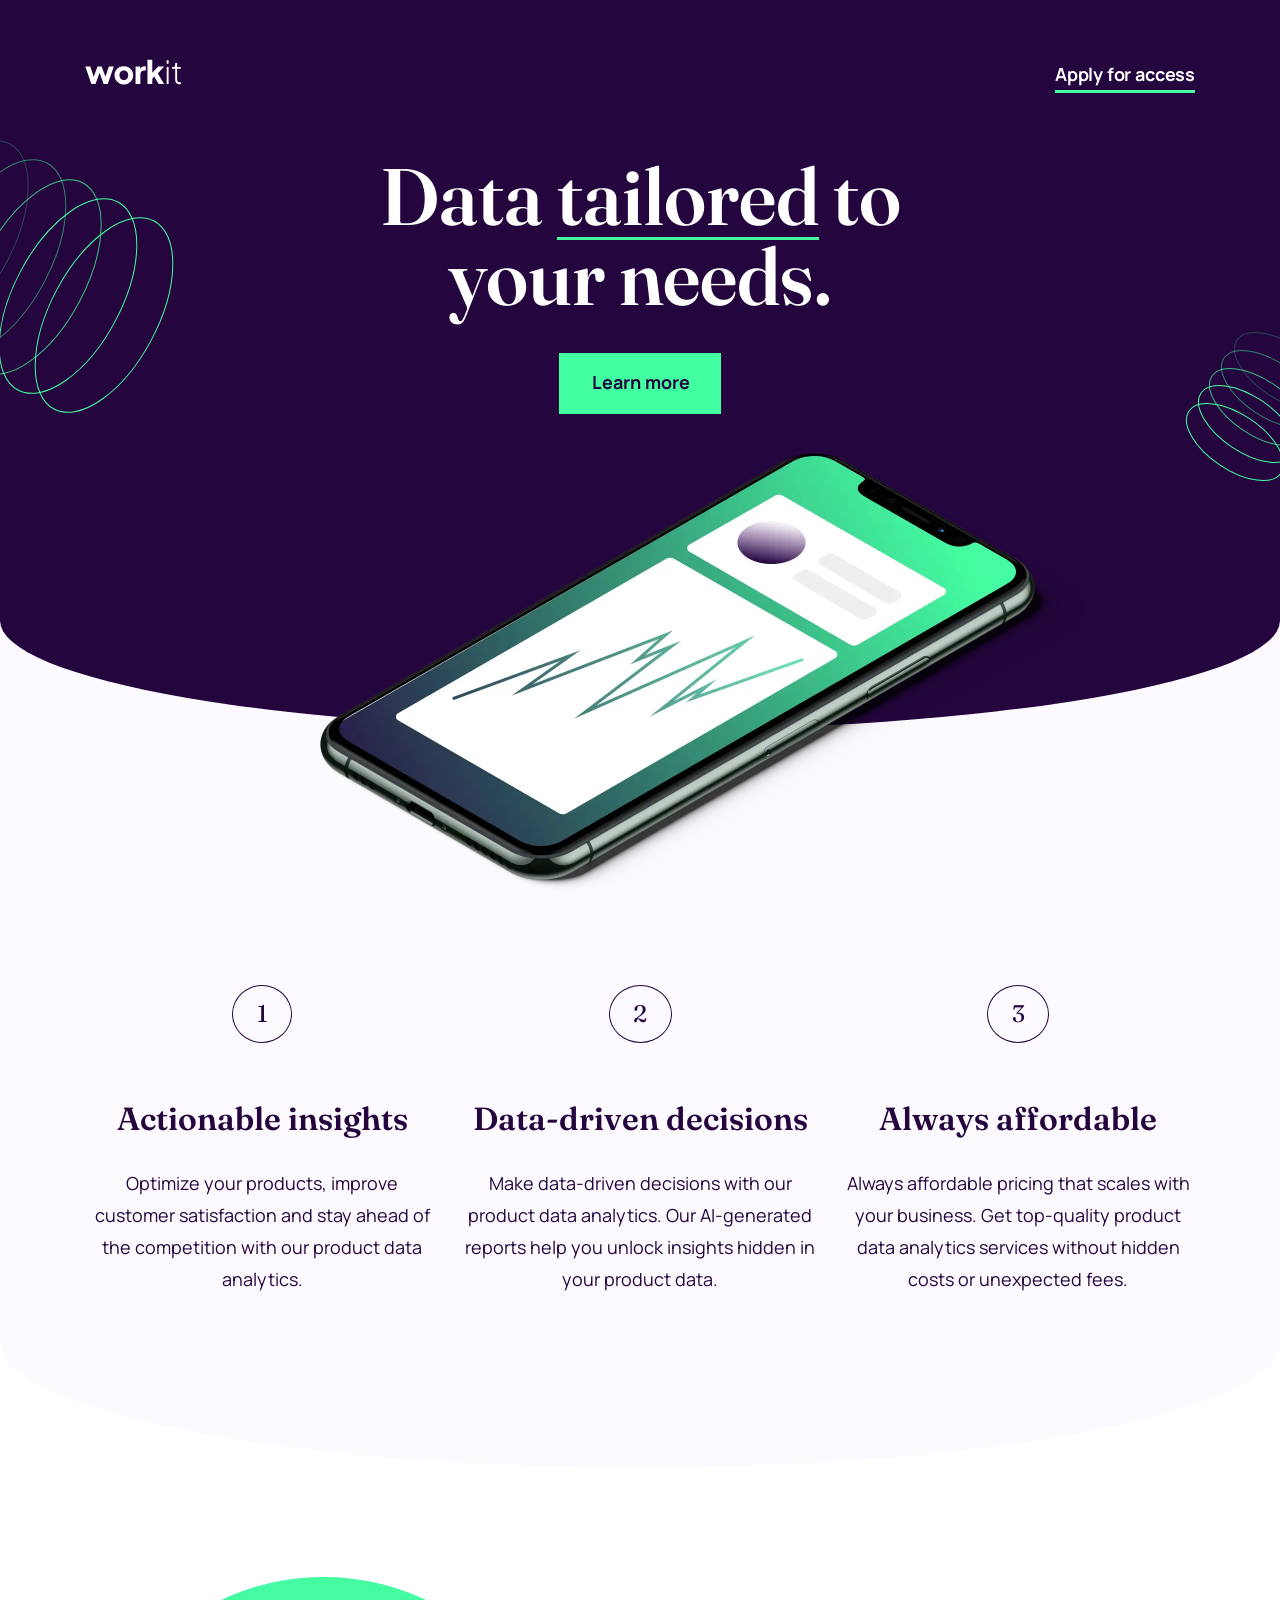
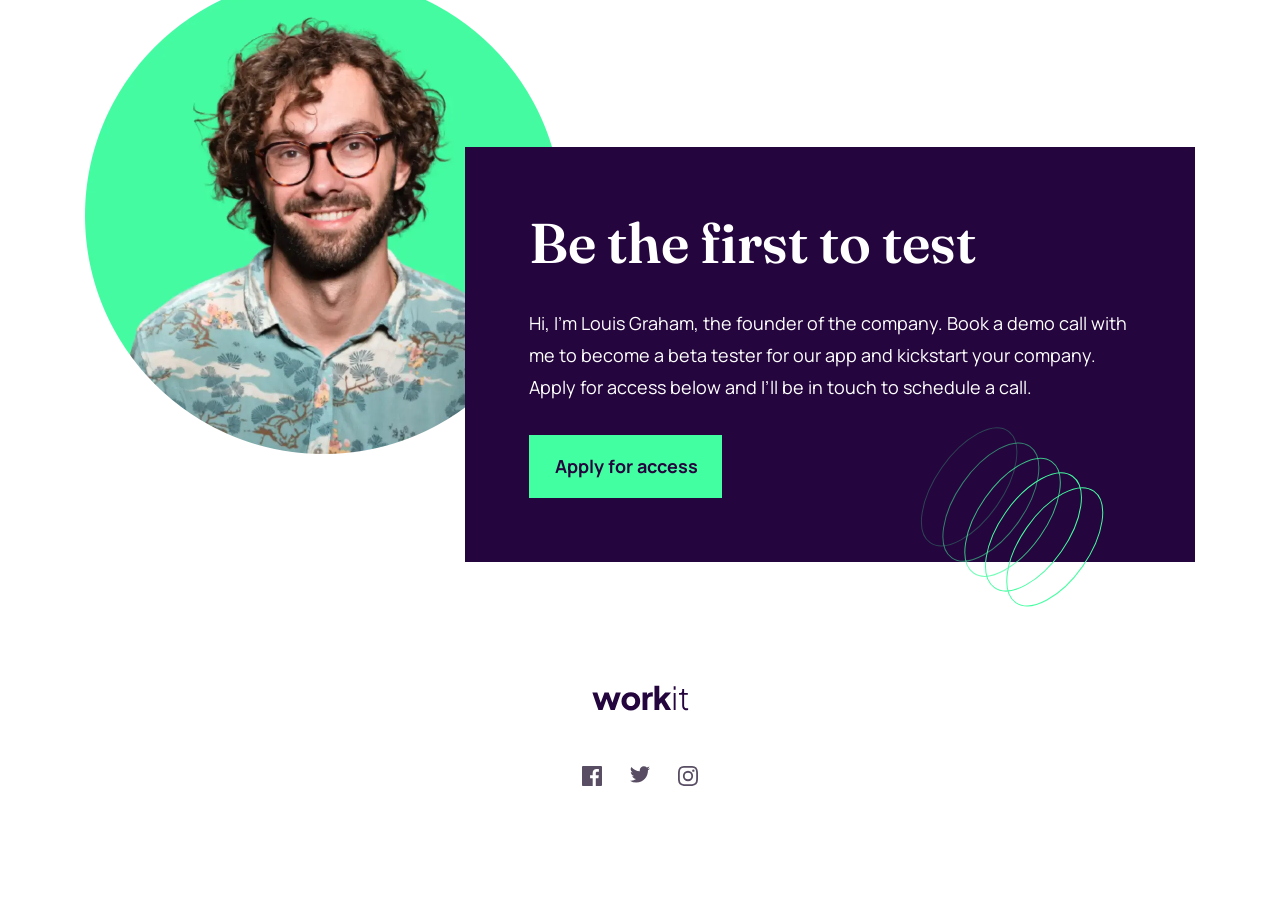
<file: index.html>
<!DOCTYPE html>
<html lang="en">
  <head>
    <meta charset="UTF-8" />
    <meta name="viewport" content="width=device-width, initial-scale=1.0" />

    <link
      rel="icon"
      type="image/png"
      sizes="32x32"
      href="./images/favicon-32x32.png"
    />
    <link rel="preconnect" href="https://fonts.googleapis.com" />
    <link rel="preconnect" href="https://fonts.gstatic.com" crossorigin />
    <link
      href="https://fonts.googleapis.com/css2?family=Fraunces:opsz,wght@9..144,600&family=Manrope:wght@400;700&display=swap"
      rel="stylesheet"
    />
    <link href="css/style.css" rel="stylesheet" type="text/css" />
    <link href="css/media.css" rel="stylesheet" type="text/css" />
    <link href="css/reset.css" rel="stylesheet" type="text/css" />
    <title>Frontend Mentor | Workit landing page</title>
  </head>
  <body>
    <header id="header">
      <div class="container">
        <div class="header">
          <div class="header_nav">
            <div class="header_logo">
              <a href="#"
                ><img src="./images/logo-light.svg" alt="Logo_anchor"
              /></a>
            </div>
            <div>
              <a class="header_link" href="#footer">Apply for access</a>
            </div>
          </div>
          <div class="header_content">
            <h1 class="header_content--title">
              Data <span class="underline">tailored</span> to your needs.
            </h1>
          </div>
          <div class="button_wrapper">
            <a class="button" href="#">Learn more</a>
          </div>
          <div class="phone-image">
            <img src="./images/image-hero.webp" alt="phone_photo" />
          </div>
        </div>
      </div>
    </header>
    <main id="main">
      <div class="container">
        <div class="main_row">
          <div class="row_item">
            <p class="row_item--number">1</p>
            <h3 class="row_item--title">Actionable insights</h3>
            <p class="row_item--text">
              Optimize your products, improve customer satisfaction and stay
              ahead of the competition with our product data analytics.
            </p>
          </div>
          <div class="row_item">
            <p class="row_item--number">2</p>
            <h3 class="row_item--title">Data-driven decisions</h3>
            <p class="row_item--text">
              Make data-driven decisions with our product data analytics. Our
              AI-generated reports help you unlock insights hidden in your
              product data.
            </p>
          </div>
          <div class="row_item">
            <p class="row_item--number">3</p>
            <h3 class="row_item--title">Always affordable</h3>
            <p class="row_item--text">
              Always affordable pricing that scales with your business. Get
              top-quality product data analytics services without hidden costs
              or unexpected fees.
            </p>
          </div>
        </div>
      </div>
    </main>
    <section id="hero_section">
      <div class="container">
        <div class="hero_row">
          <div class="hero_image">
            <img src="./images/image-founder.webp" alt="founder_photo" />
          </div>
          <div class="hero_content">
            <h2 class="hero_content--title">Be the first to test</h2>
            <p class="hero_content--text">
              Hi, I'm Louis Graham, the founder of the company. Book a demo call
              with me to become a beta tester for our app and kickstart your
              company. Apply for access below and I’ll be in touch to schedule a
              call.
            </p>
            <a class="button_hero" href="#">Apply for access</a>
          </div>
        </div>
      </div>
    </section>
    <footer id="footer">
      <div class="container">
        <div class="footer_wrapper">
          <div class="footer_logo">
            <a href="#header"
              ><img src="./images/logo-dark.svg" alt="logo_footer"
            /></a>
          </div>
          <div class="footer_social">
            <a href="#" class="footer_social--item"
              ><img
                class="path"
                src="./images/icon-facebook.svg"
                alt="facebook_social"
            /></a>
            <a href="#" class="footer_social--item"
              ><img
                class="path"
                src="./images/icon-twitter.svg"
                alt="facebook_social"
            /></a>
            <a href="#" class="footer_social--item"
              ><img
                class="path"
                src="./images/icon-instagram.svg"
                alt="facebook_social"
            /></a>
          </div>
        </div>
      </div>
    </footer>
  </body>
</html>
</file>
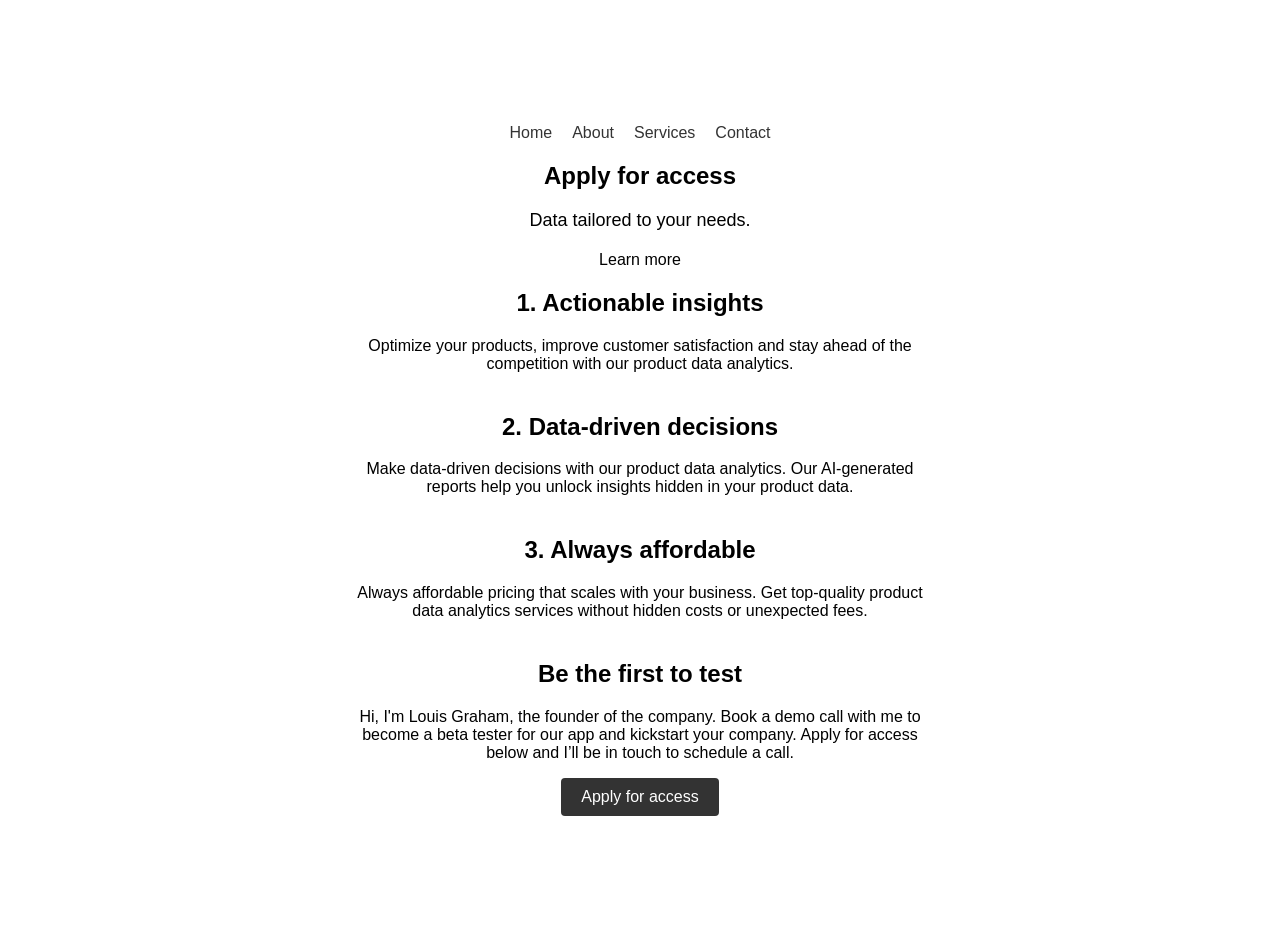
<file: bkup-index.html>
<!DOCTYPE html>
<html lang="en">
<head>
  <meta charset="UTF-8">
  <meta name="viewport" content="width=device-width, initial-scale=1.0">

  <link rel="icon" type="image/png" sizes="32x32" href="./assets/images/favicon-32x32.png">

  <title>Frontend Mentor | Workit landing page</title>

  <style>
    /* CSS code for the flexbox layout */
    body {
      display: flex;
      flex-direction: column;
      align-items: center;
      justify-content: center;
      min-height: 100vh;
      margin: 0;
      padding: 20px;
      font-family: Arial, sans-serif;
    }

    .container {
      max-width: 600px;
      text-align: center;
    }

    .nav {
      display: flex;
      justify-content: center;
      margin-bottom: 20px;
    }

    .nav a {
      margin: 0 10px;
      text-decoration: none;
      color: #333;
    }

    .heading {
      font-size: 24px;
      font-weight: bold;
      margin-bottom: 20px;
    }

    .subheading {
      font-size: 18px;
      margin-bottom: 20px;
    }

    .section {
      margin-bottom: 40px;
    }

    .cta-button {
      display: inline-block;
      padding: 10px 20px;
      background-color: #333;
      color: #fff;
      text-decoration: none;
      border-radius: 4px;
    }
  </style>
</head>
<body>
  <div class="container">
    <nav class="nav">
      <a href="#">Home</a>
      <a href="#">About</a>
      <a href="#">Services</a>
      <a href="#">Contact</a>
    </nav>

    <h1 class="heading">Apply for access</h1>

    <p class="subheading">Data tailored to your needs.</p>

    <p>Learn more</p>

    <div class="section">
      <h2>1. Actionable insights</h2>
      <p>Optimize your products, improve customer satisfaction and stay ahead of the competition with our product data analytics.</p>
    </div>

    <div class="section">
      <h2>2. Data-driven decisions</h2>
      <p>Make data-driven decisions with our product data analytics. Our AI-generated reports help you unlock insights hidden in your product data.</p>
    </div>

    <div class="section">
      <h2>3. Always affordable</h2>
      <p>Always affordable pricing that scales with your business. Get top-quality product data analytics services without hidden costs or unexpected fees.</p>
    </div>

    <h2>Be the first to test</h2>

    <p>Hi, I'm Louis Graham, the founder of the company. Book a demo call with me to become a beta tester for our app and kickstart your company. Apply for access below and I’ll be in touch to schedule a call.</p>

    <a class="cta-button" href="#">Apply for access</a>
  </div>
</body>
</html>
</file>
<file: css/style.css>
html {
  scroll-behavior: smooth;
}

:root {
  --container-width: 1140px;
  --container-width-tablet: 719px;
  --container-width-mobile: 373px;
  --container-padding: 0 15px;
  --dark-purple: hsl(273, 85%, 13%);
  --ghost-white: hsl(276, 100%, 99%);
  --davys-grey: hsl(271, 12%, 34%);
  --turquoise: hsl(150, 100%, 63%);
}

body {
  font-family: "Manrope", sans-serif;
  font-weight: 400;
  font-size: 18px;
  line-height: 32px;
}

.container {
  width: var(--container-width);
  padding: var(--container-padding);
  margin: 0 auto;
}

h1,
h2,
h3 {
  font-family: "Fraunces", serif;
  font-weight: 600;
}

h1 {
  font-size: 80px;
  line-height: 80px;
}

h2 {
  font-size: 56px;
  line-height: 64px;
}

h3 {
  font-size: 32px;
  line-height: 40px;
}

.button_wrapper {
  display: flex;
}

.button {
  background-color: var(--turquoise);
  border: 2px solid var(--turquoise);
  padding: 11px 29.5px 14px 30.5px;
  display: inline-block;
  margin: 0 auto;
  color: var(--dark-purple);
  font-family: "Manrope", sans-serif;
  font-weight: 700;
  transition: all 0.2s ease-in;
}

.button_hero {
  background-color: var(--turquoise);
  border: 2px solid var(--turquoise);
  padding: 13px 22.5px 14px 23.5px;
  display: inline-block;
  margin: 0 auto;
  color: var(--dark-purple);
  font-family: "Manrope", sans-serif;
  font-weight: 700;
  transition: all 0.2s ease-in;
}

.button:hover,
.button_hero:hover {
  background-color: transparent;
  color: var(--turquoise);
}

.underline {
  position: relative;
}

.underline::after {
  content: "";
  background-color: var(--turquoise);
  position: absolute;
  top: 90px;
  left: 0;
  width: 100%;
  height: 3px;
  display: inline-block;
}

/* HEADER */

#header {
  padding-top: 57.78px;
  background-color: var(--dark-purple);
  border-bottom-left-radius: 50% 15%;
  border-bottom-right-radius: 50% 15%;
  min-width: 100%;
  height: 730px;
  position: relative;
}

#header::before {
  content: "";
  background-image: url(../images/bg-pattern-1.svg);
  background-repeat: no-repeat;
  position: absolute;
  left: -138px;
  top: 118px;
  width: 40%;
  height: 100%;
}

#header::after {
  content: "";
  background-image: url(../images/bg-pattern-2.svg);
  background-repeat: no-repeat;
  position: absolute;
  right: -20px;
  top: 316px;
  width: 10%;
  height: 100%;
}

.header_nav {
  display: flex;
  justify-content: space-between;
  align-items: center;
}

.header_link {
  color: #fff;
  font-weight: 700;
  letter-spacing: -0.18px;
  transition: color 0.2s ease-in;
}

.header_link:hover {
  color: var(--turquoise);
}

.header_link:after {
  content: "";
  display: block;
  width: 140px;
  height: 3px;
  background-color: var(--turquoise);
}

.header_content {
  margin-top: 63.62px;
  margin-bottom: 37px;
}

.header_content--title {
  color: #fff;
  text-align: center;
  margin: 0 auto;
  max-width: 635px;
}

.phone-image {
  position: absolute;
  top: 62%;
  left: 25%;
}

.phone-image img {
  width: 767px;
}

/* MAIN */

#main {
  margin-top: -100px;
  padding-top: 355px;
  padding-bottom: 172px;
  background-color: var(--ghost-white);
  min-width: 100%;
  border-bottom-left-radius: 50% 15%;
  border-bottom-right-radius: 50% 15%;
}

.main_row {
  display: flex;
  justify-content: space-between;
}

.row_item {
  max-width: 354px;
  display: flex;
  flex-direction: column;
  align-items: center;
  text-align: center;
  font-family: "Fraunces", serif;
  color: var(--dark-purple);
}

.row_item--number {
  margin-bottom: 56px;
  border: 1px solid var(--dark-purple);
  border-radius: 50%;
  padding: 8px 23.5px;
  font-size: 24px;
  line-height: 40px;
}

.row_item--title {
  margin-bottom: 28px;
}

.row_item--text {
  font-family: "Manrope", sans-serif;
}

/* Hero */

#hero_section {
  padding-top: 110px;
}

.hero_row {
  position: relative;
}

.hero_row:after {
  content: "";
  background-image: url(../images/bg-pattern-3.svg);
  background-repeat: no-repeat;
  position: absolute;
  width: 20%;
  height: 50%;
  right: 71px;
  bottom: -195px;
}

.hero_image img {
  width: 477px;
  height: 477px;
}

.hero_content {
  background-color: var(--dark-purple);
  color: #fff;
  max-width: 730px;
  padding: 64px;
  position: absolute;
  top: 170px;
  right: 0;
}

.hero_content--title {
  margin-bottom: 32px;
}

.hero_content--text {
  margin-bottom: 32px;
}

/* FOOTER */

#footer {
  margin-top: 230.78px;
  padding-bottom: 110px;
}

.footer_wrapper {
  display: flex;
  align-items: center;
  flex-direction: column;
}

.footer_logo {
  margin-bottom: 49.62px;
}

.footer_social {
  display: flex;
  column-gap: 28px;
}

.path:hover {
  filter: brightness(0) saturate(100%) invert(7%) sepia(32%) saturate(7396%)
    hue-rotate(266deg) brightness(89%) contrast(106%);
}
</file>
<file: css/media.css>
@import url(../css/style.css);

@media screen and (max-width: 768px) {
  .container {
    width: var(--container-width-tablet);
    padding: var(--container-padding);
    margin: 0 auto;
  }

  /* HEADER */

  .underline::after {
    top: 70px;
  }

  #header {
    padding-top: 32px;
    height: 540.24px;
    border-bottom-left-radius: 60% 12%;
    border-bottom-right-radius: 60% 12%;
  }

  #header::before {
    left: -228px;
    top: 72px;
    width: 41%;
  }

  #header::after {
    right: 1px;
    top: 251px;
  }

  .header_content {
    margin-top: 56px;
  }

  .header_content--title {
    max-width: 550px;
    font-size: 60px;
    line-height: 60px;
  }

  .button {
    padding: 9px 22px 10px 21px;
    font-size: 16px;
    line-height: 32px;
  }

  .phone-image {
    top: 73%;
    left: 20%;
  }

  .phone-image img {
    width: 514px;
  }

  /* MAIN */

  #main {
    padding-top: 300px;
    padding-bottom: 65.73px;
    border-bottom-left-radius: 52% 11%;
    border-bottom-right-radius: 52% 11%;
  }

  .main_row {
    display: flex;
    flex-direction: column;
    align-items: flex-end;
  }

  .row_item {
    flex-direction: row;
    flex-wrap: wrap;
    max-width: 573px;
    margin-bottom: 48px;
    position: relative;
  }

  .row_item--number {
    position: absolute;
    top: 42px;
    left: -57px;
    font-size: 20px;
    line-height: 36px;
    padding: 4px 16px;
  }

  .row_item--title {
    font-size: 28px;
    line-height: 36px;
    margin-bottom: 16px;
  }

  .row_item--text {
    max-width: 493px;
    font-size: 16px;
    line-height: 28px;
    text-align: left;
  }

  /* HERO */

  #hero_section {
    padding-top: 94.27px;
  }

  .hero_row:after {
    width: 30%;
    height: 70%;
    right: 28px;
    bottom: -336px;
  }

  .hero_image img {
    width: 281px;
    height: 281px;
  }

  .hero_content {
    max-width: 514px;
    padding: 48px 56px 56px 56px;
    top: 150px;
  }

  .hero_content--title {
    margin-bottom: 24px;
    font-size: 48px;
    line-height: 56px;
  }

  .hero_content--text {
    font-size: 16px;
    line-height: 28px;
    margin-bottom: 24px;
  }

  .button_hero {
    font-size: 16px;
    line-height: 32px;
    padding: 9px 21.5px 10px 21.5px;
  }

  /* FOOTER */

  #footer {
    padding-top: 95px;
    padding-bottom: 121.78px;
  }
}

@media screen and (max-width: 375px) {
  .container {
    width: var(--container-width-mobile);
    padding: var(--container-padding);
    margin: 0 auto;
  }

  /* HEADER */
  #header {
    padding-top: 32px;
    height: 471.71px;
    border-bottom-left-radius: 45% 2%;
    border-bottom-right-radius: 45% 2%;
  }

  .underline::after {
    top: 55px;
  }

  .header_content--title {
    max-width: 343px;
    font-size: 50px;
    line-height: 50px;
  }

  .header_content {
    margin-top: 64px;
  }

  #header::after {
    display: none;
  }

  .phone-image {
    top: 83%;
    left: 9%;
  }

  .phone-image img {
    width: 320px;
    height: 180px;
  }

  /* MAIN */

  #main {
    padding-top: 263px;
    border-bottom-left-radius: 65% 4%;
    border-bottom-right-radius: 65% 4%;
  }

  .main_row {
    display: flex;
    flex-direction: column;
  }

  .row_item {
    flex-direction: column;
    max-width: 343px;
    margin-bottom: 40px;
  }

  .row_item--number {
    position: static;
    margin-bottom: 24px;
  }

  .row_item--text {
    text-align: center;
  }

  /* HERO */

  .hero_row:after {
    display: none;
  }

  .hero_image {
    position: absolute;
    left: 30px;
    top: -27px;
  }

  .hero_content {
    max-width: 343px;
    padding: 32px 31.5px;
    top: 201px;
    text-align: center;
  }

  .hero_content--title {
    margin-bottom: 16px;
    font-size: 32px;
    line-height: 48px;
  }

  /* FOOTER */

  #footer {
    margin-top: 557px;
    padding-bottom: 63.78px;
  }
}
</file>
